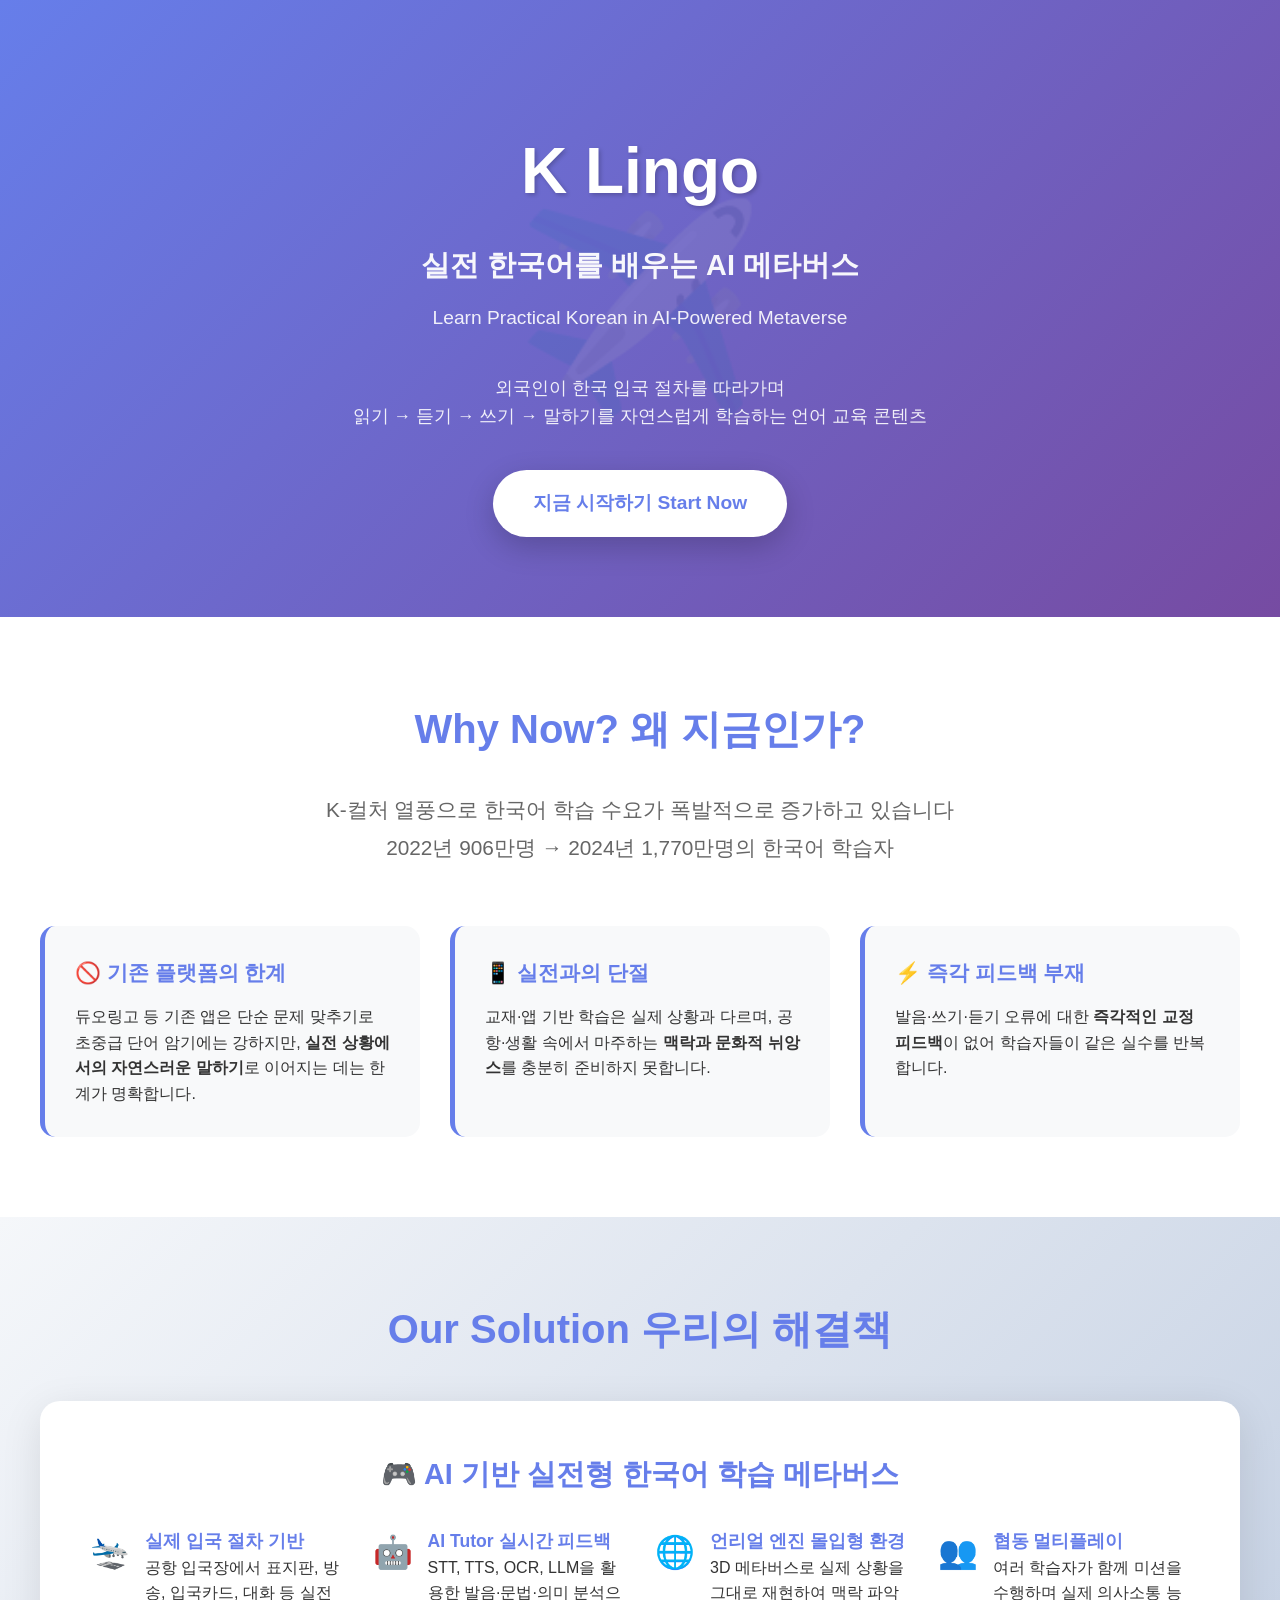
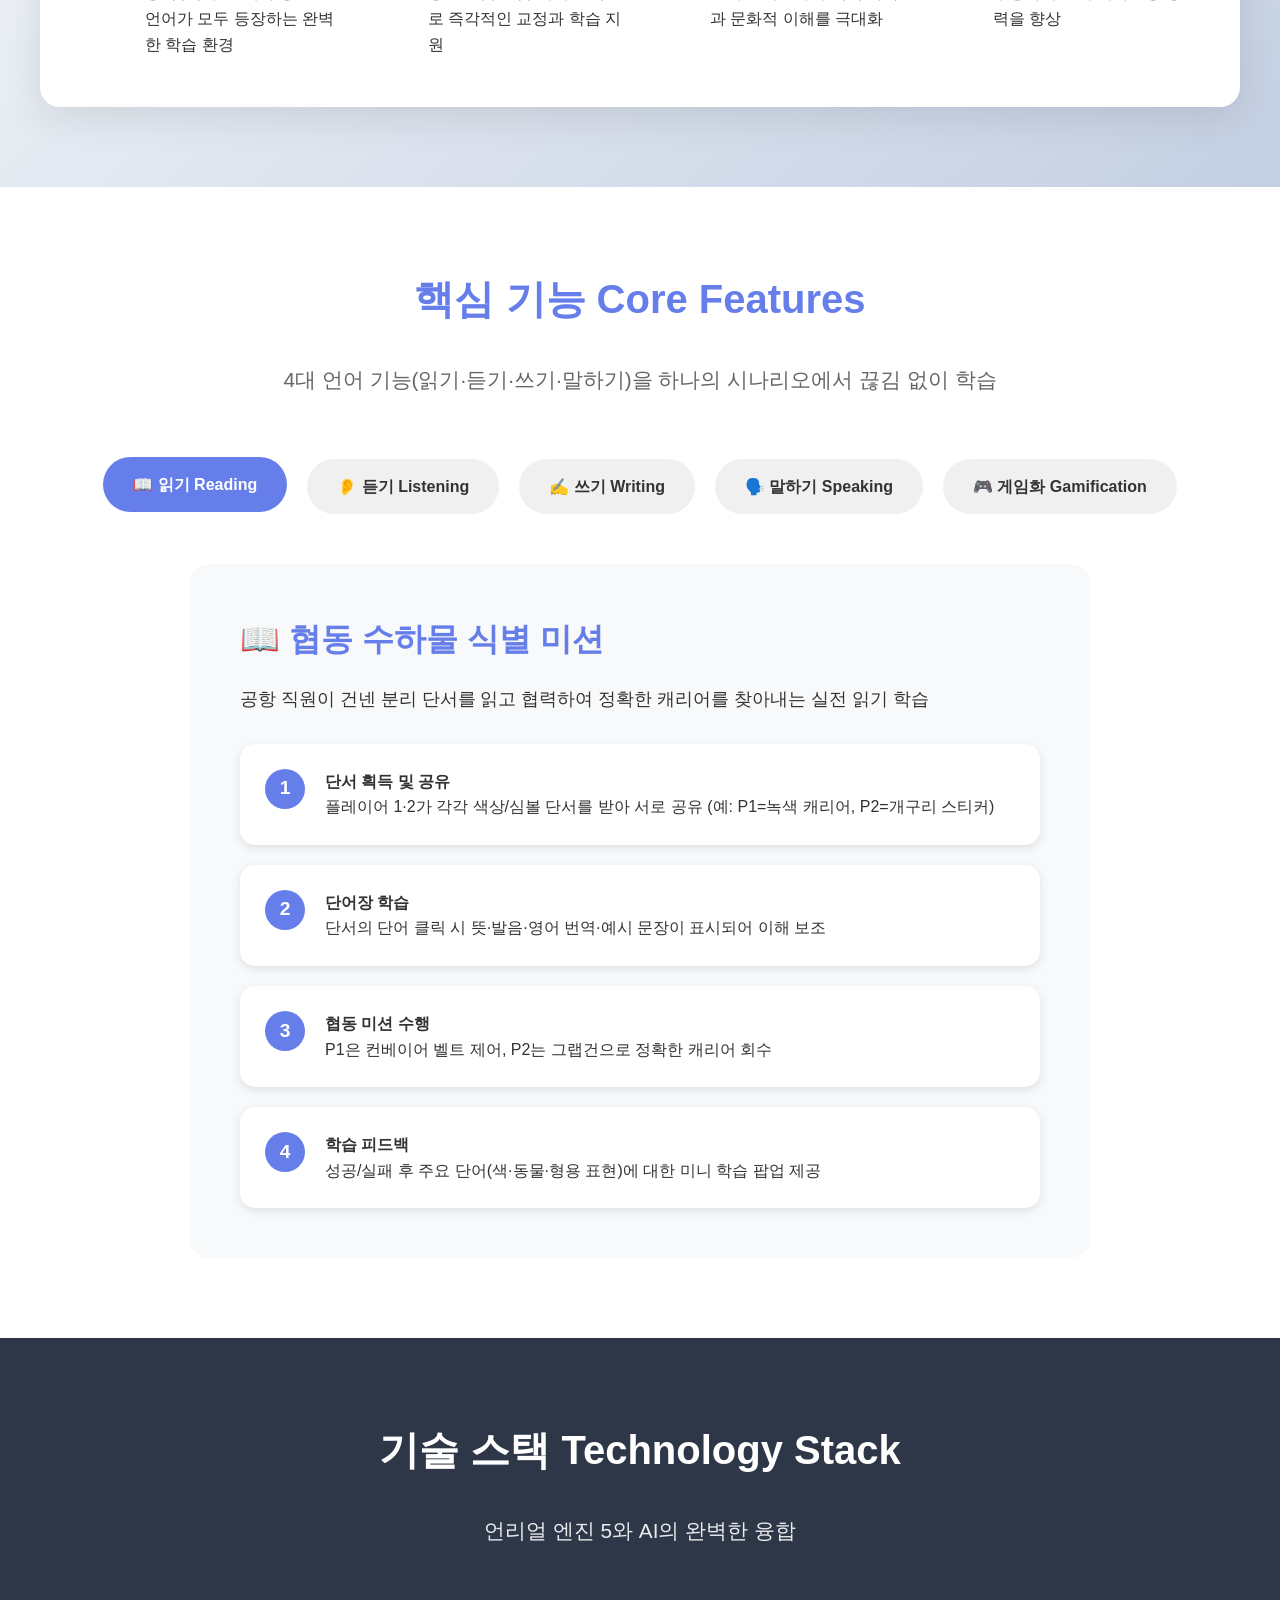
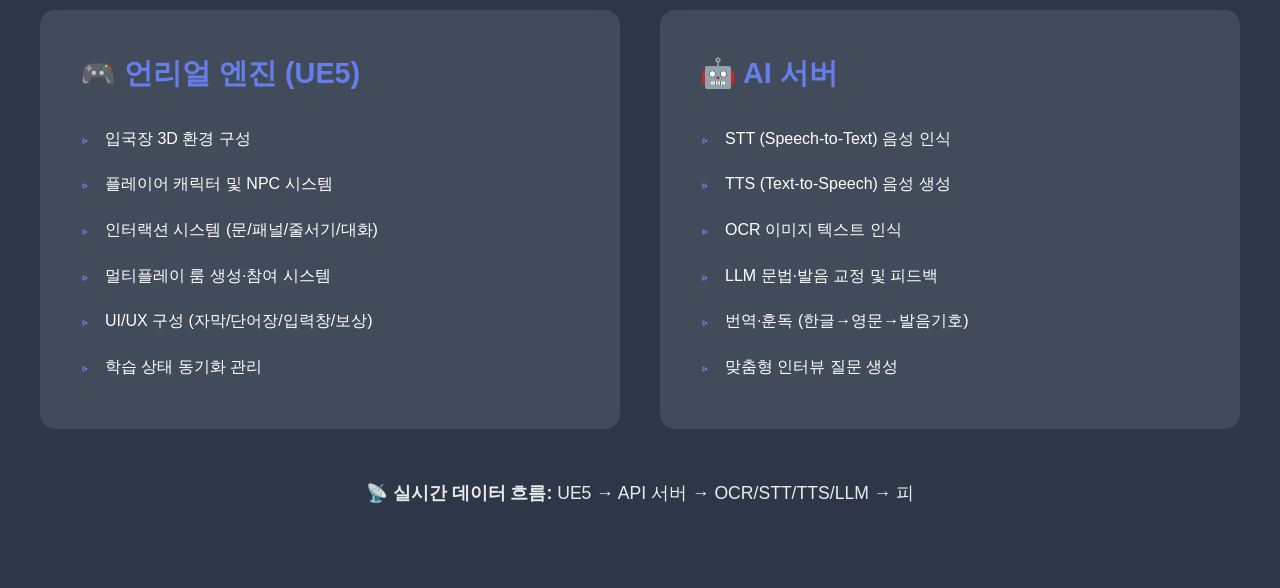
<file: static/index.html>
<!DOCTYPE html>
<html lang="ko">
<head>
    <meta charset="UTF-8">
    <meta name="viewport" content="width=device-width, initial-scale=1.0">
    <title>K Lingo - AI 메타버스 한국어 학습</title>
    <style>
        * {
            margin: 0;
            padding: 0;
            box-sizing: border-box;
        }

        body {
            font-family: 'Segoe UI', 'Apple SD Gothic Neo', sans-serif;
            line-height: 1.6;
            color: #333;
            overflow-x: hidden;
        }

        .hero {
            background: linear-gradient(135deg, #667eea 0%, #764ba2 100%);
            color: white;
            padding: 120px 20px 80px;
            text-align: center;
            position: relative;
            overflow: hidden;
        }

        .hero::before {
            content: '✈️';
            position: absolute;
            font-size: 200px;
            opacity: 0.1;
            top: 50%;
            left: 50%;
            transform: translate(-50%, -50%);
        }

        .hero-content {
            position: relative;
            z-index: 1;
            max-width: 900px;
            margin: 0 auto;
        }

        h1 {
            font-size: 4em;
            margin-bottom: 20px;
            text-shadow: 2px 2px 4px rgba(0,0,0,0.2);
        }

        .tagline {
            font-size: 1.8em;
            margin-bottom: 15px;
            opacity: 0.95;
            font-weight: 600;
        }

        .subtitle {
            font-size: 1.2em;
            margin-bottom: 40px;
            opacity: 0.9;
        }

        .cta-button {
            display: inline-block;
            padding: 18px 40px;
            background: white;
            color: #667eea;
            text-decoration: none;
            border-radius: 50px;
            font-size: 1.2em;
            font-weight: bold;
            transition: transform 0.3s, box-shadow 0.3s;
            box-shadow: 0 10px 30px rgba(0,0,0,0.2);
        }

        .cta-button:hover {
            transform: translateY(-3px);
            box-shadow: 0 15px 40px rgba(0,0,0,0.3);
        }

        .problem {
            padding: 80px 20px;
            background: white;
        }

        .container {
            max-width: 1200px;
            margin: 0 auto;
        }

        h2 {
            text-align: center;
            font-size: 2.5em;
            margin-bottom: 30px;
            color: #667eea;
        }

        .section-subtitle {
            text-align: center;
            font-size: 1.3em;
            color: #666;
            margin-bottom: 60px;
            line-height: 1.8;
        }

        .problem-grid {
            display: grid;
            grid-template-columns: repeat(auto-fit, minmax(280px, 1fr));
            gap: 30px;
            margin-top: 40px;
        }

        .problem-card {
            background: #f8f9fa;
            padding: 30px;
            border-radius: 15px;
            border-left: 5px solid #667eea;
        }

        .problem-card h3 {
            color: #667eea;
            margin-bottom: 15px;
            font-size: 1.3em;
        }

        .solution {
            padding: 80px 20px;
            background: linear-gradient(135deg, #f5f7fa 0%, #c3cfe2 100%);
        }

        .solution-box {
            background: white;
            padding: 50px;
            border-radius: 20px;
            box-shadow: 0 10px 40px rgba(0,0,0,0.1);
            margin-top: 40px;
        }

        .solution-points {
            display: grid;
            grid-template-columns: repeat(auto-fit, minmax(250px, 1fr));
            gap: 30px;
            margin-top: 30px;
        }

        .solution-point {
            display: flex;
            align-items: start;
            gap: 15px;
        }

        .solution-icon {
            font-size: 2em;
            flex-shrink: 0;
        }

        .features {
            padding: 80px 20px;
            background: white;
        }

        .feature-tabs {
            display: flex;
            justify-content: center;
            gap: 20px;
            margin-bottom: 50px;
            flex-wrap: wrap;
        }

        .tab {
            padding: 15px 30px;
            background: #f0f0f0;
            border-radius: 50px;
            cursor: pointer;
            transition: all 0.3s;
            font-weight: 600;
        }

        .tab:hover, .tab.active {
            background: #667eea;
            color: white;
            transform: translateY(-2px);
        }

        .feature-content {
            background: #f8f9fa;
            padding: 50px;
            border-radius: 20px;
            max-width: 900px;
            margin: 0 auto;
        }

        .feature-item {
            display: none;
        }

        .feature-item.active {
            display: block;
            animation: fadeIn 0.5s;
        }

        @keyframes fadeIn {
            from { opacity: 0; transform: translateY(20px); }
            to { opacity: 1; transform: translateY(0); }
        }

        .feature-item h3 {
            font-size: 2em;
            color: #667eea;
            margin-bottom: 20px;
        }

        .feature-steps {
            display: grid;
            gap: 20px;
            margin-top: 30px;
        }

        .step {
            background: white;
            padding: 25px;
            border-radius: 15px;
            display: flex;
            gap: 20px;
            align-items: start;
            box-shadow: 0 3px 10px rgba(0,0,0,0.1);
        }

        .step-number {
            width: 40px;
            height: 40px;
            background: #667eea;
            color: white;
            border-radius: 50%;
            display: flex;
            align-items: center;
            justify-content: center;
            font-weight: bold;
            font-size: 1.2em;
            flex-shrink: 0;
        }

        .tech-stack {
            padding: 80px 20px;
            background: #2d3748;
            color: white;
        }

        .tech-grid {
            display: grid;
            grid-template-columns: repeat(auto-fit, minmax(300px, 1fr));
            gap: 40px;
            margin-top: 40px;
        }

        .tech-card {
            background: rgba(255,255,255,0.1);
            padding: 40px;
            border-radius: 15px;
            backdrop-filter: blur(10px);
        }

        .tech-card h3 {
            color: #667eea;
            font-size: 1.8em;
            margin-bottom: 20px;
        }

        .tech-card ul {
            list-style: none;
        }

        .tech-card li {
            padding: 10px 0;
            padding-left: 25px;
            position: relative;
        }

        .tech-card li::before {
            content: '▹';
            position: absolute;
            left: 0;
            color: #667eea;
            font-size: 1.2em;
        }

        .strengths {
            padding: 80px 20px;
            background: white;
        }

        .strength-grid {
            display: grid;
            grid-template-columns: repeat(auto-fit, minmax(280px, 1fr));
            gap: 30px;
            margin-top: 40px;
        }

        .strength-card {
            background: linear-gradient(135deg, #667eea 0%, #764ba2 100%);
            color: white;
            padding: 40px;
            border-radius: 20px;
            text-align: center;
            transition: transform 0.3s;
        }

        .strength-card:hover {
            transform: translateY(-10px);
        }

        .strength-card h3 {
            font-size: 1.6em;
            margin-bottom: 15px;
        }

        .value {
            padding: 80px 20px;
            background: linear-gradient(135deg, #f5f7fa 0%, #c3cfe2 100%);
        }

        .value-grid {
            display: grid;
            grid-template-columns: repeat(auto-fit, minmax(250px, 1fr));
            gap: 30px;
            margin-top: 40px;
        }

        .value-card {
            background: white;
            padding: 35px;
            border-radius: 15px;
            box-shadow: 0 5px 20px rgba(0,0,0,0.1);
        }

        .value-icon {
            font-size: 3em;
            margin-bottom: 20px;
        }

        .conclusion {
            padding: 100px 20px;
            background: linear-gradient(135deg, #667eea 0%, #764ba2 100%);
            color: white;
            text-align: center;
        }

        .conclusion h2 {
            color: white;
            font-size: 3em;
            margin-bottom: 30px;
        }

        .conclusion-points {
            max-width: 800px;
            margin: 40px auto;
            text-align: left;
            font-size: 1.2em;
            line-height: 2;
        }

        .conclusion-points li {
            margin-bottom: 20px;
            padding-left: 30px;
            position: relative;
        }

        .conclusion-points li::before {
            content: '✓';
            position: absolute;
            left: 0;
            color: #ffd700;
            font-weight: bold;
            font-size: 1.5em;
        }

        .footer {
            background: #1a202c;
            color: white;
            padding: 40px 20px;
            text-align: center;
        }

        @media (max-width: 768px) {
            h1 { font-size: 2.5em; }
            h2 { font-size: 2em; }
            .tagline { font-size: 1.3em; }
            .feature-content { padding: 30px 20px; }
            .solution-box { padding: 30px 20px; }
        }
    </style>
</head>
<body>
    <section class="hero">
        <div class="hero-content">
            <h1>K Lingo</h1>
            <p class="tagline">실전 한국어를 배우는 AI 메타버스</p>
            <p class="subtitle">Learn Practical Korean in AI-Powered Metaverse</p>
            <p class="subtitle" style="font-size: 1.1em; margin-top: 20px;">
                외국인이 한국 입국 절차를 따라가며<br>
                읽기 → 듣기 → 쓰기 → 말하기를 자연스럽게 학습하는 언어 교육 콘텐츠
            </p>
            <a href="#features" class="cta-button">지금 시작하기 Start Now</a>
        </div>
    </section>

    <section class="problem">
        <div class="container">
            <h2>Why Now? 왜 지금인가?</h2>
            <p class="section-subtitle">
                K-컬처 열풍으로 한국어 학습 수요가 폭발적으로 증가하고 있습니다<br>
                2022년 906만명 → 2024년 1,770만명의 한국어 학습자
            </p>
            <div class="problem-grid">
                <div class="problem-card">
                    <h3>🚫 기존 플랫폼의 한계</h3>
                    <p>듀오링고 등 기존 앱은 단순 문제 맞추기로 초중급 단어 암기에는 강하지만, <strong>실전 상황에서의 자연스러운 말하기</strong>로 이어지는 데는 한계가 명확합니다.</p>
                </div>
                <div class="problem-card">
                    <h3>📱 실전과의 단절</h3>
                    <p>교재·앱 기반 학습은 실제 상황과 다르며, 공항·생활 속에서 마주하는 <strong>맥락과 문화적 뉘앙스</strong>를 충분히 준비하지 못합니다.</p>
                </div>
                <div class="problem-card">
                    <h3>⚡ 즉각 피드백 부재</h3>
                    <p>발음·쓰기·듣기 오류에 대한 <strong>즉각적인 교정 피드백</strong>이 없어 학습자들이 같은 실수를 반복합니다.</p>
                </div>
            </div>
        </div>
    </section>

    <section class="solution">
        <div class="container">
            <h2>Our Solution 우리의 해결책</h2>
            <div class="solution-box">
                <h3 style="font-size: 1.8em; color: #667eea; margin-bottom: 30px; text-align: center;">
                    🎮 AI 기반 실전형 한국어 학습 메타버스
                </h3>
                <div class="solution-points">
                    <div class="solution-point">
                        <div class="solution-icon">🛬</div>
                        <div>
                            <strong style="font-size: 1.1em; color: #667eea;">실제 입국 절차 기반</strong>
                            <p>공항 입국장에서 표지판, 방송, 입국카드, 대화 등 실전 언어가 모두 등장하는 완벽한 학습 환경</p>
                        </div>
                    </div>
                    <div class="solution-point">
                        <div class="solution-icon">🤖</div>
                        <div>
                            <strong style="font-size: 1.1em; color: #667eea;">AI Tutor 실시간 피드백</strong>
                            <p>STT, TTS, OCR, LLM을 활용한 발음·문법·의미 분석으로 즉각적인 교정과 학습 지원</p>
                        </div>
                    </div>
                    <div class="solution-point">
                        <div class="solution-icon">🌐</div>
                        <div>
                            <strong style="font-size: 1.1em; color: #667eea;">언리얼 엔진 몰입형 환경</strong>
                            <p>3D 메타버스로 실제 상황을 그대로 재현하여 맥락 파악과 문화적 이해를 극대화</p>
                        </div>
                    </div>
                    <div class="solution-point">
                        <div class="solution-icon">👥</div>
                        <div>
                            <strong style="font-size: 1.1em; color: #667eea;">협동 멀티플레이</strong>
                            <p>여러 학습자가 함께 미션을 수행하며 실제 의사소통 능력을 향상</p>
                        </div>
                    </div>
                </div>
            </div>
        </div>
    </section>

    <section class="features" id="features">
        <div class="container">
            <h2>핵심 기능 Core Features</h2>
            <p class="section-subtitle">
                4대 언어 기능(읽기·듣기·쓰기·말하기)을 하나의 시나리오에서 끊김 없이 학습
            </p>
            
            <div class="feature-tabs">
                <div class="tab active" onclick="showFeature(0)">📖 읽기 Reading</div>
                <div class="tab" onclick="showFeature(1)">👂 듣기 Listening</div>
                <div class="tab" onclick="showFeature(2)">✍️ 쓰기 Writing</div>
                <div class="tab" onclick="showFeature(3)">🗣️ 말하기 Speaking</div>
                <div class="tab" onclick="showFeature(4)">🎮 게임화 Gamification</div>
            </div>

            <div class="feature-content">
                <div class="feature-item active">
                    <h3>📖 협동 수하물 식별 미션</h3>
                    <p style="font-size: 1.1em; margin-bottom: 30px;">
                        공항 직원이 건넨 분리 단서를 읽고 협력하여 정확한 캐리어를 찾아내는 실전 읽기 학습
                    </p>
                    <div class="feature-steps">
                        <div class="step">
                            <div class="step-number">1</div>
                            <div>
                                <strong>단서 획득 및 공유</strong>
                                <p>플레이어 1·2가 각각 색상/심볼 단서를 받아 서로 공유 (예: P1=녹색 캐리어, P2=개구리 스티커)</p>
                            </div>
                        </div>
                        <div class="step">
                            <div class="step-number">2</div>
                            <div>
                                <strong>단어장 학습</strong>
                                <p>단서의 단어 클릭 시 뜻·발음·영어 번역·예시 문장이 표시되어 이해 보조</p>
                            </div>
                        </div>
                        <div class="step">
                            <div class="step-number">3</div>
                            <div>
                                <strong>협동 미션 수행</strong>
                                <p>P1은 컨베이어 벨트 제어, P2는 그랩건으로 정확한 캐리어 회수</p>
                            </div>
                        </div>
                        <div class="step">
                            <div class="step-number">4</div>
                            <div>
                                <strong>학습 피드백</strong>
                                <p>성공/실패 후 주요 단어(색·동물·형용 표현)에 대한 미니 학습 팝업 제공</p>
                            </div>
                        </div>
                    </div>
                </div>

                <div class="feature-item">
                    <h3>👂 안내 방송 기반 상황 학습</h3>
                    <p style="font-size: 1.1em; margin-bottom: 30px;">
                        실제 공항 안내 방송을 듣고 협력하여 목적지를 찾아가는 실전 듣기 학습
                    </p>
                    <div class="feature-steps">
                        <div class="step">
                            <div class="step-number">1</div>
                            <div>
                                <strong>분할 정보 청취</strong>
                                <p>P1은 장소 정보, P2는 행동·지시 정보를 각각 다른 방송으로 청취</p>
                            </div>
                        </div>
                        <div class="step">
                            <div class="step-number">2</div>
                            <div>
                                <strong>정보 통합 및 협의</strong>
                                <p>제한 시간 내에 Where(장소) + What(행동)을 합쳐 최종 목적지 결정</p>
                            </div>
                        </div>
                        <div class="step">
                            <div class="step-number">3</div>
                            <div>
                                <strong>실시간 내비게이션</strong>
                                <p>안내도·미니맵 참고하여 정확한 위치로 이동, 오류 시 힌트 제공</p>
                            </div>
                        </div>
                        <div class="step">
                            <div class="step-number">4</div>
                            <div>
                                <strong>자막 및 발음 보조</strong>
                                <p>방송 내용의 핵심 단어에 한글·영문·발음기호 자막 제공</p>
                            </div>
                        </div>
                    </div>
                </div>

                <div class="feature-item">
                    <h3>✍️ 입국 심사 질의서 작성</h3>
                    <p style="font-size: 1.1em; margin-bottom: 30px;">
                        실제 입국카드 형식으로 한국어 쓰기를 연습하는 OCR 기반 학습
                    </p>
                    <div class="feature-steps">
                        <div class="step">
                            <div class="step-number">1</div>
                            <div>
                                <strong>질의서 이해</strong>
                                <p>입국 목적·체류 기간·숙소 등 각 항목 클릭 시 뜻·발음·예시 문장 표시</p>
                            </div>
                        </div>
                        <div class="step">
                            <div class="step-number">2</div>
                            <div>
                                <strong>한글 필기 연습</strong>
                                <p>격자 기반 필기 UI로 정확한 한글 표기 연습 및 OCR 인식</p>
                            </div>
                        </div>
                        <div class="step">
                            <div class="step-number">3</div>
                            <div>
                                <strong>실시간 교정</strong>
                                <p>오타·부정확한 서술은 붉은색 강조와 AI 교정 팝업으로 즉각 피드백</p>
                            </div>
                        </div>
                        <div class="step">
                            <div class="step-number">4</div>
                            <div>
                                <strong>패턴 학습</strong>
                                <p>성공 후 질의서 항목의 주요 표현·패턴 정리 학습</p>
                            </div>
                        </div>
                    </div>
                </div>

                <div class="feature-item">
                    <h3>🗣️ AI 심사관과의 실전 대화</h3>
                    <p style="font-size: 1.1em; margin-bottom: 30px;">
                        STT·TTS 기반 음성 인식으로 발음 교정 및 실시간 대화 학습
                    </p>
                    <div class="feature-steps">
                        <div class="step">
                            <div class="step-number">1</div>
                            <div>
                                <strong>LLM 기반 인터뷰 생성</strong>
                                <p>AI가 개인 맞춤형 질문을 생성하여 실제 심사관처럼 질의</p>
                            </div>
                        </div>
                        <div class="step">
                            <div class="step-number">2</div>
                            <div>
                                <strong>협동 발화 시스템</strong>
                                <p>심사관이 특정 플레이어를 지목, 팀은 귓속말로 협력하여 답변 준비</p>
                            </div>
                        </div>
                        <div class="step">
                            <div class="step-number">3</div>
                            <div>
                                <strong>발음·문법 분석</strong>
                                <p>STT로 발화 인식 → LLM이 발음·문장 구조·어휘 오류 식별 및 교정</p>
                            </div>
                        </div>
                        <div class="step">
                            <div class="step-number">4</div>
                            <div>
                                <strong>재발화 기회</strong>
                                <p>오류 탐지 시 교정 지시 제공, 개선 여부가 점수에 반영</p>
                            </div>
                        </div>
                    </div>
                </div>

                <div class="feature-item">
                    <h3>🎮 여권 기반 게임화 시스템</h3>
                    <p style="font-size: 1.1em; margin-bottom: 30px;">
                        진행도 관리와 성취 시스템으로 지속적인 학습 동기 부여
                    </p>
                    <div class="feature-steps">
                        <div class="step">
                            <div class="step-number">🛂</div>
                            <div>
                                <strong>출입국 스탬프 시스템</strong>
                                <p>로그인 시 출국 도장, 학습 미션 성공 시 입국 도장 지급으로 실제 여권처럼 기록</p>
                            </div>
                        </div>
                        <div class="step">
                            <div class="step-number">📊</div>
                            <div>
                                <strong>성적표 및 레벨 시스템</strong>
                                <p>각 미션을 F~S+로 평가, 상승형 기록만 반영하여 지속적 성장 유도</p>
                            </div>
                        </div>
                        <div class="step">
                            <div class="step-number">🏆</div>
                            <div>
                                <strong>누적 보상 및 업적</strong>
                                <p>도장 누적에 따른 주간·월간 보상, 경험치를 통한 장기 학습 지속성 강화</p>
                            </div>
                        </div>
                        <div class="step">
                            <div class="step-number">📖</div>
                            <div>
                                <strong>학습 이력 관리</strong>
                                <p>여권에서 모든 학습 기록 확인 가능, 개인 성장 추적</p>
                            </div>
                        </div>
                    </div>
                </div>
            </div>
        </div>
    </section>

    <section class="tech-stack">
        <div class="container">
            <h2 style="color: white;">기술 스택 Technology Stack</h2>
            <p class="section-subtitle" style="color: rgba(255,255,255,0.9);">
                언리얼 엔진 5와 AI의 완벽한 융합
            </p>
            <div class="tech-grid">
                <div class="tech-card">
                    <h3>🎮 언리얼 엔진 (UE5)</h3>
                    <ul>
                        <li>입국장 3D 환경 구성</li>
                        <li>플레이어 캐릭터 및 NPC 시스템</li>
                        <li>인터랙션 시스템 (문/패널/줄서기/대화)</li>
                        <li>멀티플레이 룸 생성·참여 시스템</li>
                        <li>UI/UX 구성 (자막/단어장/입력창/보상)</li>
                        <li>학습 상태 동기화 관리</li>
                    </ul>
                </div>
                <div class="tech-card">
                    <h3>🤖 AI 서버</h3>
                    <ul>
                        <li>STT (Speech-to-Text) 음성 인식</li>
                        <li>TTS (Text-to-Speech) 음성 생성</li>
                        <li>OCR 이미지 텍스트 인식</li>
                        <li>LLM 문법·발음 교정 및 피드백</li>
                        <li>번역·훈독 (한글→영문→발음기호)</li>
                        <li>맞춤형 인터뷰 질문 생성</li>
                    </ul>
                </div>
            </div>
            <div style="margin-top: 50px; text-align: center; font-size: 1.1em; opacity: 0.9;">
                <p>📡 <strong>실시간 데이터 흐름:</strong> UE5 → API 서버 → OCR/STT/TTS/LLM → 피
</file>
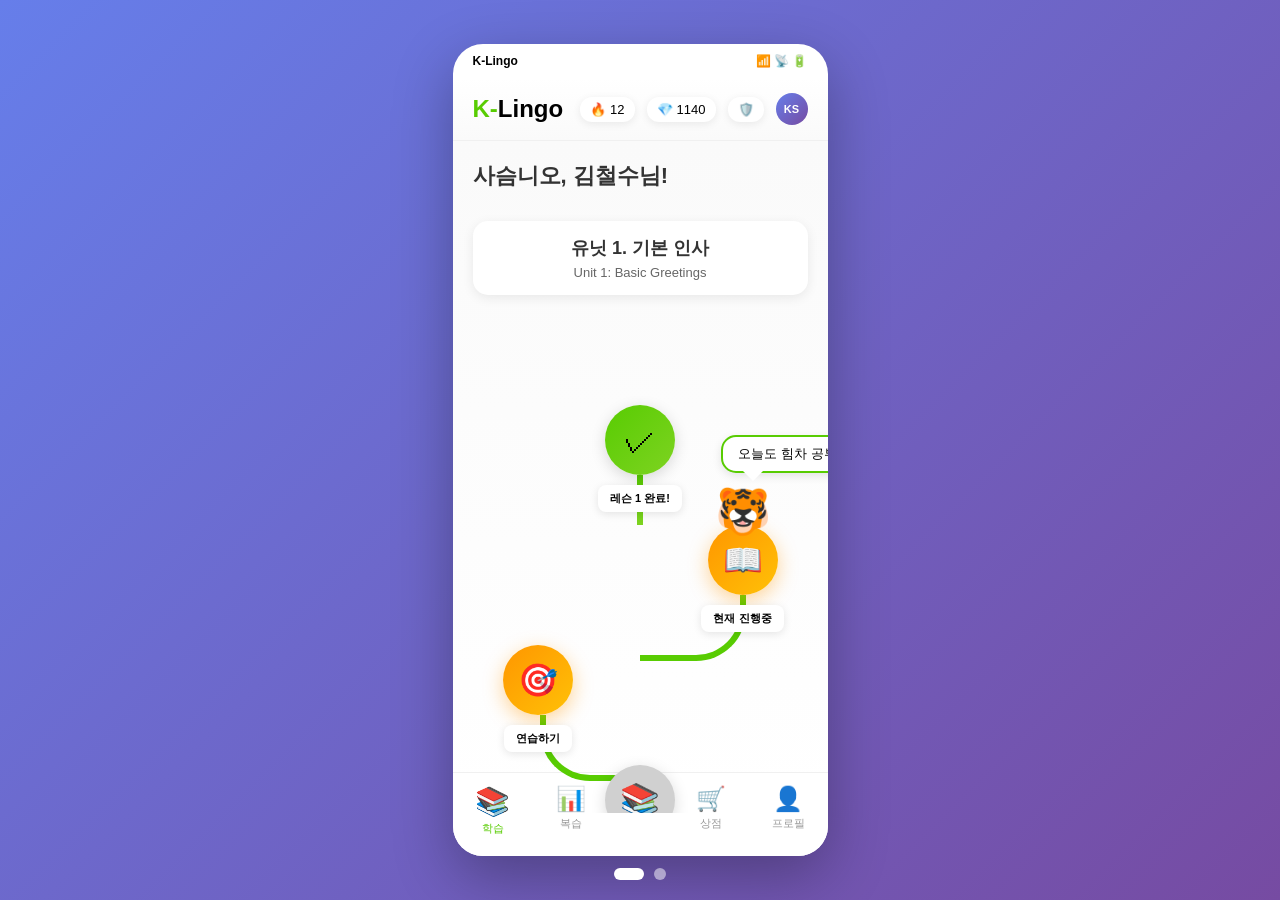
<file: static/k_lingo_claud.html>
<!DOCTYPE html>
<html lang="ko">
<head>
    <meta charset="UTF-8">
    <meta name="viewport" content="width=device-width, initial-scale=1.0">
    <title>K-Lingo - 한글 학습</title>
    <style>
        * {
            margin: 0;
            padding: 0;
            box-sizing: border-box;
        }

        body {
            font-family: -apple-system, BlinkMacSystemFont, 'Segoe UI', 'Malgun Gothic', sans-serif;
            background: linear-gradient(135deg, #667eea 0%, #764ba2 100%);
            display: flex;
            justify-content: center;
            align-items: center;
            min-height: 100vh;
            padding: 20px;
        }

        .phone {
            width: 375px;
            height: 812px;
            background: white;
            border-radius: 30px;
            box-shadow: 0 20px 60px rgba(0,0,0,0.3);
            overflow: hidden;
            position: relative;
            display: none;
        }

        .phone.active {
            display: block;
        }

        .page-indicator {
            position: fixed;
            bottom: 20px;
            left: 50%;
            transform: translateX(-50%);
            display: flex;
            gap: 10px;
            z-index: 1000;
        }

        .dot {
            width: 12px;
            height: 12px;
            border-radius: 50%;
            background: rgba(255,255,255,0.5);
            cursor: pointer;
            transition: all 0.3s;
        }

        .dot.active {
            background: white;
            width: 30px;
            border-radius: 6px;
        }

        .status-bar {
            padding: 10px 20px;
            display: flex;
            justify-content: space-between;
            align-items: center;
            font-size: 12px;
        }

        .app-name {
            font-weight: 600;
        }

        .status-icons {
            display: flex;
            gap: 5px;
            align-items: center;
        }

        .header {
            padding: 15px 20px;
            display: flex;
            justify-content: space-between;
            align-items: center;
            border-bottom: 1px solid #f0f0f0;
            background: linear-gradient(to bottom, #fff, #fafafa);
        }

        .logo {
            font-size: 24px;
            font-weight: 700;
        }

        .logo span {
            color: #58cc02;
        }

        .stats {
            display: flex;
            gap: 12px;
            align-items: center;
            font-size: 13px;
        }

        .stat-item {
            display: flex;
            align-items: center;
            gap: 4px;
            background: white;
            padding: 5px 10px;
            border-radius: 12px;
            box-shadow: 0 2px 8px rgba(0,0,0,0.08);
        }

        .fire {
            color: #ff9600;
        }

        .profile-icon {
            width: 32px;
            height: 32px;
            background: linear-gradient(135deg, #667eea, #764ba2);
            border-radius: 50%;
            display: flex;
            align-items: center;
            justify-content: center;
            font-size: 11px;
            color: white;
            font-weight: 600;
        }

        .content {
            padding: 20px;
            height: calc(100% - 140px);
            overflow-y: auto;
            background: linear-gradient(to bottom, #fafafa, #fff);
        }

        .greeting {
            font-size: 22px;
            font-weight: 600;
            margin-bottom: 20px;
            color: #333;
        }

        /* Game-like lesson path */
        .game-path {
            position: relative;
            padding: 40px 0;
            min-height: 600px;
        }

        .lesson-stage {
            position: relative;
            margin: 50px 0;
            display: flex;
            justify-content: center;
            align-items: center;
            z-index: 5;
        }

        .lesson-stage.left {
            justify-content: flex-start;
            padding-left: 30px;
        }

        .lesson-stage.right {
            justify-content: flex-end;
            padding-right: 30px;
        }

        /* Curved path connections */
        .lesson-stage::after {
            content: '';
            position: absolute;
            top: 100%;
            left: 50%;
            width: 6px;
            height: 50px;
            background: linear-gradient(to bottom, #58cc02, #7ed321);
            transform: translateX(-3px);
            z-index: 0;
        }

        .lesson-stage:last-child::after {
            display: none;
        }

        .lesson-stage.locked::after {
            background: linear-gradient(to bottom, #d0d0d0, #b0b0b0);
        }

        /* Curved connector from center to left */
        .lesson-stage.left::after {
            width: 100px;
            height: 60px;
            background: transparent;
            border-left: 6px solid #58cc02;
            border-bottom: 6px solid #58cc02;
            border-bottom-left-radius: 50px;
            left: 50%;
            transform: translateX(-100px);
        }

        .lesson-stage.left.locked::after {
            border-left-color: #d0d0d0;
            border-bottom-color: #d0d0d0;
        }

        /* Curved connector from center to right */
        .lesson-stage.right::after {
            width: 100px;
            height: 60px;
            background: transparent;
            border-right: 6px solid #58cc02;
            border-bottom: 6px solid #58cc02;
            border-bottom-right-radius: 50px;
            left: 50%;
            transform: translateX(0);
        }

        .lesson-stage.right.locked::after {
            border-right-color: #d0d0d0;
            border-bottom-color: #d0d0d0;
        }

        /* Center stages get straight line */
        .lesson-stage:not(.left):not(.right)::after {
            width: 6px;
            height: 50px;
            background: linear-gradient(to bottom, #58cc02, #7ed321);
            left: 50%;
            transform: translateX(-3px);
        }

        .lesson-stage:not(.left):not(.right).locked::after {
            background: linear-gradient(to bottom, #d0d0d0, #b0b0b0);
        }

        .lesson-node {
            width: 70px;
            height: 70px;
            border-radius: 50%;
            display: flex;
            align-items: center;
            justify-content: center;
            font-size: 32px;
            position: relative;
            cursor: pointer;
            transition: all 0.3s ease;
            box-shadow: 0 4px 15px rgba(0,0,0,0.15);
            z-index: 10;
        }

        .lesson-node:hover {
            transform: scale(1.1);
        }

        .lesson-node.completed {
            background: linear-gradient(135deg, #58cc02, #7ed321);
            animation: pulse 2s infinite;
        }

        .lesson-node.current {
            background: linear-gradient(135deg, #ff9600, #ffc107);
            box-shadow: 0 6px 20px rgba(255, 150, 0, 0.4);
            animation: glow 1.5s infinite alternate;
        }

        .lesson-node.locked {
            background: #d0d0d0;
            cursor: not-allowed;
        }

        .lesson-node.boss {
            width: 85px;
            height: 85px;
            background: linear-gradient(135deg, #e53935, #c62828);
            box-shadow: 0 8px 25px rgba(229, 57, 53, 0.4);
        }

        .lesson-node.treasure {
            background: linear-gradient(135deg, #ffd700, #ffed4e);
        }

        @keyframes pulse {
            0%, 100% { box-shadow: 0 4px 15px rgba(88, 204, 2, 0.3); }
            50% { box-shadow: 0 4px 25px rgba(88, 204, 2, 0.6); }
        }

        @keyframes glow {
            0% { box-shadow: 0 6px 20px rgba(255, 150, 0, 0.4); }
            100% { box-shadow: 0 8px 30px rgba(255, 150, 0, 0.8); }
        }

        .lesson-label {
            position: absolute;
            top: 80px;
            background: white;
            padding: 6px 12px;
            border-radius: 8px;
            font-size: 11px;
            white-space: nowrap;
            box-shadow: 0 2px 8px rgba(0,0,0,0.1);
            font-weight: 600;
        }

        .unit-header {
            text-align: center;
            margin: 30px 0 20px;
            padding: 15px;
            background: white;
            border-radius: 15px;
            box-shadow: 0 3px 12px rgba(0,0,0,0.08);
        }

        .unit-title {
            font-size: 18px;
            font-weight: 700;
            color: #333;
            margin-bottom: 5px;
        }

        .unit-subtitle {
            font-size: 13px;
            color: #666;
        }

        .tiger-guide {
            position: absolute;
            top: -40px;
            left: 50%;
            transform: translateX(-50%);
            font-size: 45px;
            animation: bounce 2s infinite;
        }

        @keyframes bounce {
            0%, 100% { transform: translateX(-50%) translateY(0); }
            50% { transform: translateX(-50%) translateY(-10px); }
        }

        .speech-bubble {
            position: absolute;
            background: white;
            border: 2px solid #58cc02;
            border-radius: 15px;
            padding: 8px 15px;
            font-size: 13px;
            white-space: nowrap;
            box-shadow: 0 3px 10px rgba(0,0,0,0.1);
            top: -50px;
            right: -120px;
        }

        .speech-bubble::after {
            content: '';
            position: absolute;
            bottom: -10px;
            left: 20px;
            width: 0;
            height: 0;
            border-left: 10px solid transparent;
            border-right: 10px solid transparent;
            border-top: 10px solid white;
        }

        /* Page 2 Styles */
        .back-header {
            padding: 15px 20px;
            display: flex;
            align-items: center;
            gap: 15px;
            background: white;
        }

        .back-btn {
            font-size: 24px;
            cursor: pointer;
            color: #666;
            transition: all 0.2s;
        }

        .back-btn:hover {
            color: #58cc02;
            transform: scale(1.1);
        }

        .progress-bar {
            flex: 1;
            height: 12px;
            background: #e5e5e5;
            border-radius: 10px;
            overflow: hidden;
            position: relative;
        }

        .progress-fill {
            height: 100%;
            background: linear-gradient(90deg, #58cc02, #a0e86f);
            width: 80%;
            border-radius: 10px;
            transition: width 0.3s;
        }

        .hearts {
            color: #ff4b4b;
            font-size: 18px;
            display: flex;
            align-items: center;
            gap: 3px;
        }

        .exercise-card {
            background: linear-gradient(135deg, #1cb0f6, #0d8ac7);
            border-radius: 20px;
            padding: 30px 20px;
            color: white;
            text-align: center;
            margin: 30px 20px 20px;
            box-shadow: 0 8px 20px rgba(28, 176, 246, 0.3);
        }

        .tiger-center {
            width: 90px;
            height: 90px;
            margin: 0 auto 15px;
            display: flex;
            align-items: center;
            justify-content: center;
            font-size: 60px;
            filter: drop-shadow(0 4px 10px rgba(0,0,0,0.2));
        }

        .card-title {
            font-size: 20px;
            font-weight: 700;
            margin: 15px 0 8px;
        }

        .card-subtitle {
            font-size: 13px;
            opacity: 0.9;
            margin-bottom: 20px;
        }

        .card-sentence {
            font-size: 24px;
            font-weight: 700;
            margin: 20px 0 10px;
            line-height: 1.4;
        }

        .romanization {
            font-size: 12px;
            opacity: 0.8;
            font-style: italic;
        }

        .audio-button {
            background: white;
            border: none;
            border-radius: 25px;
            padding: 12px 28px;
            font-size: 14px;
            font-weight: 600;
            color: #1cb0f6;
            cursor: pointer;
            margin-top: 20px;
            display: inline-flex;
            align-items: center;
            gap: 8px;
            box-shadow: 0 4px 12px rgba(0,0,0,0.15);
            transition: transform 0.2s;
        }

        .audio-button:hover {
            transform: scale(1.05);
        }

        .mic-controls {
            display: flex;
            gap: 15px;
            justify-content: center;
            align-items: center;
            margin: 25px 20px;
        }

        .mic-button {
            width: 70px;
            height: 70px;
            border-radius: 50%;
            border: none;
            background: linear-gradient(135deg, #e53935, #c62828);
            color: white;
            font-size: 32px;
            cursor: pointer;
            box-shadow: 0 6px 20px rgba(229, 57, 53, 0.4);
            transition: all 0.2s;
        }

        .mic-button:hover {
            transform: scale(1.1);
            box-shadow: 0 8px 25px rgba(229, 57, 53, 0.6);
        }

        .skip-mic {
            background: white;
            color: #999;
            font-size: 11px;
            padding: 12px 18px;
            border-radius: 12px;
            border: 2px dashed #ddd;
            display: flex;
            align-items: center;
            justify-content: center;
            text-align: center;
            line-height: 1.3;
            box-shadow: 0 2px 8px rgba(0,0,0,0.05);
        }

        .result-box {
            border: 3px solid #58cc02;
            border-radius: 15px;
            padding: 20px;
            margin: 20px;
            background: linear-gradient(to bottom, #f0fff4, #e8f5e9);
            box-shadow: 0 4px 15px rgba(88, 204, 2, 0.2);
        }

        .result-header {
            display: flex;
            align-items: center;
            gap: 8px;
            color: #58cc02;
            font-weight: 700;
            margin-bottom: 12px;
            font-size: 15px;
        }

        .score {
            font-size: 42px;
            font-weight: 800;
            color: #333;
            margin-right: 8px;
        }

        .score-label {
            color: #ff9600;
            font-weight: 700;
            font-size: 18px;
        }

        .tip {
            font-size: 13px;
            color: #555;
            margin-top: 10px;
            font-weight: 500;
        }

        .action-buttons {
            display: flex;
            gap: 12px;
            margin: 20px;
        }

        .retry-button {
            flex: 1;
            background: white;
            border: 2px solid #e5e5e5;
            border-radius: 15px;
            padding: 16px;
            font-size: 15px;
            font-weight: 700;
            color: #666;
            cursor: pointer;
            transition: all 0.2s;
        }

        .retry-button:hover {
            border-color: #58cc02;
            color: #58cc02;
        }

        .continue-button {
            flex: 1;
            background: linear-gradient(135deg, #58cc02, #7ed321);
            border: none;
            border-radius: 15px;
            padding: 16px;
            font-size: 15px;
            font-weight: 700;
            color: white;
            cursor: pointer;
            box-shadow: 0 4px 15px rgba(88, 204, 2, 0.3);
            transition: all 0.2s;
        }

        .continue-button:hover {
            transform: translateY(-2px);
            box-shadow: 0 6px 20px rgba(88, 204, 2, 0.4);
        }

        .bottom-nav {
            position: absolute;
            bottom: 0;
            width: 100%;
            display: flex;
            justify-content: space-around;
            padding: 12px 0 20px;
            border-top: 1px solid #f0f0f0;
            background: white;
        }

        .nav-item {
            text-align: center;
            color: #999;
            font-size: 11px;
            cursor: pointer;
            transition: all 0.2s;
        }

        .nav-item:hover {
            color: #58cc02;
        }

        .nav-item.active {
            color: #58cc02;
        }

        .nav-icon {
            font-size: 24px;
            margin-bottom: 3px;
        }

        .nav-item.active .nav-icon {
            font-size: 28px;
        }
    </style>
</head>
<body>
    <!-- Page 1: Game-like Lesson Path -->
    <div class="phone active" id="page1">
        <div class="status-bar">
            <div class="app-name">K-Lingo</div>
            <div class="status-icons">📶 📡 🔋</div>
        </div>

        <div class="header">
            <div class="logo"><span>K-</span>Lingo</div>
            <div class="stats">
                <div class="stat-item">
                    <span class="fire">🔥</span>
                    <span>12</span>
                </div>
                <div class="stat-item">
                    <span>💎</span>
                    <span>1140</span>
                </div>
                <div class="stat-item">
                    <span>🛡️</span>
                </div>
                <div class="profile-icon">KS</div>
            </div>
        </div>

        <div class="content">
            <div class="greeting">사슴니오, 김철수님!</div>
            
            <div class="unit-header">
                <div class="unit-title">유닛 1. 기본 인사</div>
                <div class="unit-subtitle">Unit 1: Basic Greetings</div>
            </div>

            <div class="game-path">
                <!-- Lesson 1 - Completed -->
                <div class="lesson-stage">
                    <div class="lesson-node completed">
                        ✓
                        <div class="lesson-label">레슨 1 완료!</div>
                    </div>
                </div>

                <!-- Lesson 2 - Current with Tiger -->
                <div class="lesson-stage right">
                    <div class="lesson-node current">
                        📖
                        <div class="tiger-guide">🐯
                            <div class="speech-bubble">오늘도 힘차 공부 할까?</div>
                        </div>
                        <div class="lesson-label">현재 진행중</div>
                    </div>
                </div>

                <!-- Lesson 3 - Practice -->
                <div class="lesson-stage left">
                    <div class="lesson-node current">
                        🎯
                        <div class="lesson-label">연습하기</div>
                    </div>
                </div>

                <!-- Lesson 4 - Story -->
                <div class="lesson-stage">
                    <div class="lesson-node locked">
                        📚
                        <div class="lesson-label">이야기</div>
                    </div>
                </div>

                <!-- Treasure Chest -->
                <div class="lesson-stage right">
                    <div class="lesson-node treasure">
                        💰
                        <div class="lesson-label">보물 상자</div>
                    </div>
                </div>

                <!-- Boss Level -->
                <div class="lesson-stage">
                    <div class="lesson-node boss locked">
                        👑
                        <div class="lesson-label">유닛 테스트</div>
                    </div>
                </div>

                <!-- More locked lessons -->
                <div class="lesson-stage left">
                    <div class="lesson-node locked">
                        🔒
                    </div>
                </div>

                <div class="lesson-stage right">
                    <div class="lesson-node locked">
                        🔒
                    </div>
                </div>
            </div>
        </div>

        <div class="bottom-nav">
            <div class="nav-item active">
                <div class="nav-icon">📚</div>
                <div>학습</div>
            </div>
            <div class="nav-item">
                <div class="nav-icon">📊</div>
                <div>복습</div>
            </div>
            <div class="nav-item">
                <div class="nav-icon" style="font-size: 32px; color: #58cc02;">●</div>
            </div>
            <div class="nav-item">
                <div class="nav-icon">🛒</div>
                <div>상점</div>
            </div>
            <div class="nav-item">
                <div class="nav-icon">👤</div>
                <div>프로필</div>
            </div>
        </div>
    </div>

    <!-- Page 2: Speaking Exercise -->
    <div class="phone" id="page2">
        <div class="status-bar">
            <div class="app-name">K-Lingo</div>
            <div class="status-icons">📶 📡 🔋</div>
        </div>

        <div class="back-header">
            <div class="back-btn" onclick="showPage(1)">←</div>
            <div class="progress-bar">
                <div class="progress-fill"></div>
            </div>
            <div class="hearts">❤️ 4</div>
        </div>

        <div class="content" style="padding-top: 30px;">
            <div class="exercise-card">
                <div class="tiger-center">🐯</div>
                
                <div class="card-title">[말기] 앤습]</div>
                <div class="card-subtitle">아래 무실을 첫고 국쩨래 보요.</div>
                
                <div class="card-sentence">채이 책성 위어 이습니다.</div>
                <div class="romanization">(Chaeg-i chaeg-sang wi e issseullnida)</div>

                <button class="audio-button">🔊 하인만 음선 듣기</button>
            </div>

            <div class="mic-controls">
                <div class="skip-mic">공글 듬...▲<br>(데테 시하멱 경빙)</div>
                <button class="mic-button">🎤</button>
            </div>

            <div class="result-box">
                <div class="result-header">
                    <span>⭐</span>
                    <span>평수 결과</span>
                </div>
                <div>
                    <span class="score">92</span><span class="score-label">점 위유</span>
                </div>
                <div class="tip">+시 피티드: 발듬이 아주 잃았네다!</div>
            </div>

            <div class="action-buttons">
                <button class="retry-button">재시도</button>
                <button class="continue-button">다음으드</button>
            </div>
        </div>

        <div class="bottom-nav">
            <div class="nav-item active">
                <div class="nav-icon">📚</div>
                <div>학습</div>
            </div>
            <div class="nav-item">
                <div class="nav-icon">📊</div>
                <div>복습</div>
            </div>
            <div class="nav-item">
                <div class="nav-icon" style="font-size: 32px; color: #58cc02;">●</div>
            </div>
            <div class="nav-item">
                <div class="nav-icon">🛒</div>
                <div>상점</div>
            </div>
            <div class="nav-item">
                <div class="nav-icon">👤</div>
                <div>프로필</div>
            </div>
        </div>
    </div>

    <div class="page-indicator">
        <div class="dot active" onclick="showPage(1)"></div>
        <div class="dot" onclick="showPage(2)"></div>
    </div>

    <script>
        function showPage(pageNum) {
            document.querySelectorAll('.phone').forEach(phone => {
                phone.classList.remove('active');
            });
            document.querySelectorAll('.dot').forEach(dot => {
                dot.classList.remove('active');
            });
            
            document.getElementById(`page${pageNum}`).classList.add('active');
            document.querySelectorAll('.dot')[pageNum - 1].classList.add('active');
        }

        // Add click handlers to lesson nodes
        document.querySelectorAll('.lesson-node:not(.locked)').forEach(node => {
            node.addEventListener('click', function() {
                if (!this.classList.contains('locked')) {
                    showPage(2);
                }
            });
        });
    </script>
</body>
</html>
</file>
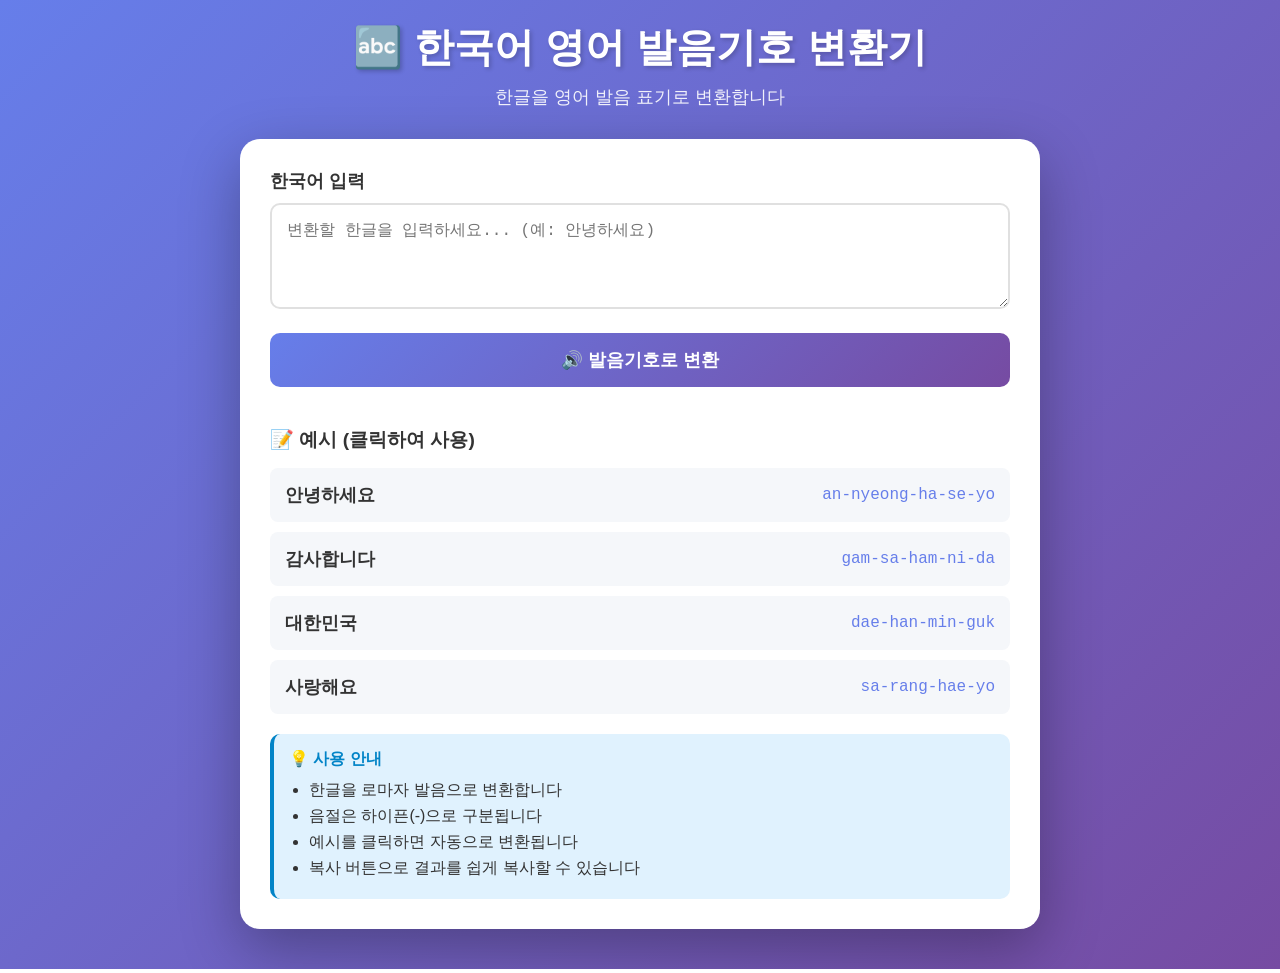
<file: static/kotoen.html>
<!DOCTYPE html>
<html lang="ko">
<head>
    <meta charset="UTF-8">
    <meta name="viewport" content="width=device-width, initial-scale=1.0">
    <title>한국어 영어 발음기호 변환기</title>
    <style>
        * {
            margin: 0;
            padding: 0;
            box-sizing: border-box;
        }

        body {
            font-family: 'Segoe UI', Tahoma, Geneva, Verdana, sans-serif;
            background: linear-gradient(135deg, #667eea 0%, #764ba2 100%);
            min-height: 100vh;
            padding: 20px;
        }

        .container {
            max-width: 800px;
            margin: 0 auto;
        }

        .header {
            text-align: center;
            color: white;
            margin-bottom: 30px;
        }

        .header h1 {
            font-size: 2.5rem;
            margin-bottom: 10px;
            text-shadow: 2px 2px 4px rgba(0,0,0,0.2);
        }

        .header p {
            font-size: 1.1rem;
            opacity: 0.9;
        }

        .card {
            background: white;
            border-radius: 20px;
            padding: 30px;
            box-shadow: 0 20px 60px rgba(0,0,0,0.3);
            margin-bottom: 20px;
        }

        .input-group {
            margin-bottom: 20px;
        }

        .input-group label {
            display: block;
            font-size: 1.1rem;
            font-weight: 600;
            color: #333;
            margin-bottom: 10px;
        }

        .input-group textarea {
            width: 100%;
            padding: 15px;
            border: 2px solid #e0e0e0;
            border-radius: 10px;
            font-size: 1rem;
            resize: vertical;
            transition: border-color 0.3s;
        }

        .input-group textarea:focus {
            outline: none;
            border-color: #667eea;
        }

        .btn {
            width: 100%;
            padding: 15px;
            background: linear-gradient(135deg, #667eea 0%, #764ba2 100%);
            color: white;
            border: none;
            border-radius: 10px;
            font-size: 1.1rem;
            font-weight: 600;
            cursor: pointer;
            transition: transform 0.2s, box-shadow 0.2s;
            margin-bottom: 20px;
        }

        .btn:hover {
            transform: translateY(-2px);
            box-shadow: 0 5px 20px rgba(102, 126, 234, 0.4);
        }

        .btn:active {
            transform: translateY(0);
        }

        .result-box {
            background: linear-gradient(135deg, #f5f7fa 0%, #c3cfe2 100%);
            padding: 20px;
            border-radius: 10px;
            border: 2px solid #667eea;
            margin-bottom: 20px;
            display: none;
        }

        .result-box.show {
            display: block;
            animation: slideIn 0.3s ease-out;
        }

        @keyframes slideIn {
            from {
                opacity: 0;
                transform: translateY(-10px);
            }
            to {
                opacity: 1;
                transform: translateY(0);
            }
        }

        .result-header {
            display: flex;
            justify-content: space-between;
            align-items: center;
            margin-bottom: 10px;
        }

        .result-header h3 {
            color: #333;
            font-size: 1.1rem;
        }

        .copy-btn {
            padding: 8px 16px;
            background: white;
            border: 2px solid #667eea;
            color: #667eea;
            border-radius: 5px;
            cursor: pointer;
            font-weight: 600;
            transition: all 0.3s;
        }

        .copy-btn:hover {
            background: #667eea;
            color: white;
        }

        .copy-btn.copied {
            background: #10b981;
            border-color: #10b981;
            color: white;
        }

        .result-text {
            font-size: 1.3rem;
            font-family: 'Courier New', monospace;
            color: #333;
            word-break: break-word;
        }

        .examples {
            margin-top: 20px;
        }

        .examples h3 {
            color: #333;
            margin-bottom: 15px;
            font-size: 1.2rem;
        }

        .example-item {
            display: flex;
            justify-content: space-between;
            align-items: center;
            padding: 15px;
            background: #f5f7fa;
            border-radius: 8px;
            margin-bottom: 10px;
            cursor: pointer;
            transition: all 0.3s;
        }

        .example-item:hover {
            background: #e5e7eb;
            transform: translateX(5px);
        }

        .example-korean {
            font-size: 1.1rem;
            font-weight: 600;
            color: #333;
        }

        .example-pronunciation {
            font-family: 'Courier New', monospace;
            color: #667eea;
            font-size: 1rem;
        }

        .info-box {
            background: #e0f2fe;
            padding: 15px;
            border-radius: 10px;
            border-left: 4px solid #0284c7;
            margin-top: 20px;
        }

        .info-box h4 {
            color: #0284c7;
            margin-bottom: 10px;
        }

        .info-box ul {
            margin-left: 20px;
            color: #333;
        }

        .info-box li {
            margin-bottom: 5px;
        }

        @media (max-width: 600px) {
            .header h1 {
                font-size: 1.8rem;
            }

            .example-item {
                flex-direction: column;
                align-items: flex-start;
                gap: 5px;
            }
        }
    </style>
</head>
<body>
    <div class="container">
        <div class="header">
            <h1>🔤 한국어 영어 발음기호 변환기</h1>
            <p>한글을 영어 발음 표기로 변환합니다</p>
        </div>

        <div class="card">
            <div class="input-group">
                <label for="koreanInput">한국어 입력</label>
                <textarea 
                    id="koreanInput" 
                    rows="4" 
                    placeholder="변환할 한글을 입력하세요... (예: 안녕하세요)"
                ></textarea>
            </div>

            <button class="btn" onclick="convertPronunciation()">
                🔊 발음기호로 변환
            </button>

            <div class="result-box" id="resultBox">
                <div class="result-header">
                    <h3>영어 발음 표기</h3>
                    <button class="copy-btn" id="copyBtn" onclick="copyResult()">
                        📋 복사
                    </button>
                </div>
                <div class="result-text" id="resultText"></div>
            </div>

            <div class="examples">
                <h3>📝 예시 (클릭하여 사용)</h3>
                <div class="example-item" onclick="useExample('안녕하세요')">
                    <span class="example-korean">안녕하세요</span>
                    <span class="example-pronunciation">an-nyeong-ha-se-yo</span>
                </div>
                <div class="example-item" onclick="useExample('감사합니다')">
                    <span class="example-korean">감사합니다</span>
                    <span class="example-pronunciation">gam-sa-ham-ni-da</span>
                </div>
                <div class="example-item" onclick="useExample('대한민국')">
                    <span class="example-korean">대한민국</span>
                    <span class="example-pronunciation">dae-han-min-guk</span>
                </div>
                <div class="example-item" onclick="useExample('사랑해요')">
                    <span class="example-korean">사랑해요</span>
                    <span class="example-pronunciation">sa-rang-hae-yo</span>
                </div>
            </div>

            <div class="info-box">
                <h4>💡 사용 안내</h4>
                <ul>
                    <li>한글을 로마자 발음으로 변환합니다</li>
                    <li>음절은 하이픈(-)으로 구분됩니다</li>
                    <li>예시를 클릭하면 자동으로 변환됩니다</li>
                    <li>복사 버튼으로 결과를 쉽게 복사할 수 있습니다</li>
                </ul>
            </div>
        </div>
    </div>

    <script>
        const pronunciationMap = {
            'ㄱ': 'g', 'ㄲ': 'kk', 'ㄴ': 'n', 'ㄷ': 'd', 'ㄸ': 'tt',
            'ㄹ': 'r', 'ㅁ': 'm', 'ㅂ': 'b', 'ㅃ': 'pp', 'ㅅ': 's',
            'ㅆ': 'ss', 'ㅇ': '', 'ㅈ': 'j', 'ㅉ': 'jj', 'ㅊ': 'ch',
            'ㅋ': 'k', 'ㅌ': 't', 'ㅍ': 'p', 'ㅎ': 'h',
            
            'ㅏ': 'a', 'ㅐ': 'ae', 'ㅑ': 'ya', 'ㅒ': 'yae', 'ㅓ': 'eo',
            'ㅔ': 'e', 'ㅕ': 'yeo', 'ㅖ': 'ye', 'ㅗ': 'o', 'ㅘ': 'wa',
            'ㅙ': 'wae', 'ㅚ': 'oe', 'ㅛ': 'yo', 'ㅜ': 'u', 'ㅝ': 'wo',
            'ㅞ': 'we', 'ㅟ': 'wi', 'ㅠ': 'yu', 'ㅡ': 'eu', 'ㅢ': 'ui',
            'ㅣ': 'i'
        };

        const finalConsonants = {
            'ㄱ': 'k', 'ㄲ': 'k', 'ㄳ': 'k', 'ㄴ': 'n',
            'ㄵ': 'n', 'ㄶ': 'n', 'ㄷ': 't', 'ㄹ': 'l',
            'ㄺ': 'k', 'ㄻ': 'm', 'ㄼ': 'p', 'ㄽ': 'l',
            'ㄾ': 'l', 'ㄿ': 'p', 'ㅀ': 'l', 'ㅁ': 'm',
            'ㅂ': 'p', 'ㅄ': 'p', 'ㅅ': 't', 'ㅆ': 't',
            'ㅇ': 'ng', 'ㅈ': 't', 'ㅊ': 't', 'ㅋ': 'k',
            'ㅌ': 't', 'ㅍ': 'p', 'ㅎ': 't'
        };

        const CHO = ['ㄱ', 'ㄲ', 'ㄴ', 'ㄷ', 'ㄸ', 'ㄹ', 'ㅁ', 'ㅂ', 'ㅃ', 'ㅅ', 'ㅆ', 'ㅇ', 'ㅈ', 'ㅉ', 'ㅊ', 'ㅋ', 'ㅌ', 'ㅍ', 'ㅎ'];
        const JUNG = ['ㅏ', 'ㅐ', 'ㅑ', 'ㅒ', 'ㅓ', 'ㅔ', 'ㅕ', 'ㅖ', 'ㅗ', 'ㅘ', 'ㅙ', 'ㅚ', 'ㅛ', 'ㅜ', 'ㅝ', 'ㅞ', 'ㅟ', 'ㅠ', 'ㅡ', 'ㅢ', 'ㅣ'];
        const JONG = ['', 'ㄱ', 'ㄲ', 'ㄳ', 'ㄴ', 'ㄵ', 'ㄶ', 'ㄷ', 'ㄹ', 'ㄺ', 'ㄻ', 'ㄼ', 'ㄽ', 'ㄾ', 'ㄿ', 'ㅀ', 'ㅁ', 'ㅂ', 'ㅄ', 'ㅅ', 'ㅆ', 'ㅇ', 'ㅈ', 'ㅊ', 'ㅋ', 'ㅌ', 'ㅍ', 'ㅎ'];

        function decomposeHangul(char) {
            const code = char.charCodeAt(0) - 0xAC00;
            if (code < 0 || code > 11171) return null;
            
            const cho = Math.floor(code / 588);
            const jung = Math.floor((code % 588) / 28);
            const jong = code % 28;
            
            return {
                cho: CHO[cho],
                jung: JUNG[jung],
                jong: JONG[jong]
            };
        }

        function koreanToEnglish(text) {
            let result = [];
            
            for (let char of text) {
                if (char === ' ') {
                    result.push(' ');
                    continue;
                }
                
                const decomposed = decomposeHangul(char);
                
                if (decomposed) {
                    let syllable = '';
                    syllable += decomposed.cho in pronunciationMap ? pronunciationMap[decomposed.cho] : decomposed.cho;
                    syllable += decomposed.jung in pronunciationMap ? pronunciationMap[decomposed.jung] : decomposed.jung;
                    
                    if (decomposed.jong) {
                        syllable += decomposed.jong in finalConsonants ? finalConsonants[decomposed.jong] : decomposed.jong;
                    }
                    
                    result.push(syllable);
                } else {
                    result.push(char);
                }
            }
            
            let pronunciation = result.join('-');
            pronunciation = pronunciation.replace(/- /g, ' ').replace(/ -/g, ' ');
            
            return pronunciation;
        }

        function convertPronunciation() {
            const input = document.getElementById('koreanInput').value.trim();
            
            if (!input) {
                alert('한글을 입력해주세요!');
                return;
            }
            
            const result = koreanToEnglish(input);
            document.getElementById('resultText').textContent = result;
            document.getElementById('resultBox').classList.add('show');
            
            const copyBtn = document.getElementById('copyBtn');
            copyBtn.textContent = '📋 복사';
            copyBtn.classList.remove('copied');
        }

        function copyResult() {
            const resultText = document.getElementById('resultText').textContent;
            navigator.clipboard.writeText(resultText).then(() => {
                const copyBtn = document.getElementById('copyBtn');
                copyBtn.textContent = '✅ 복사됨!';
                copyBtn.classList.add('copied');
                
                setTimeout(() => {
                    copyBtn.textContent = '📋 복사';
                    copyBtn.classList.remove('copied');
                }, 2000);
            });
        }

        function useExample(text) {
            document.getElementById('koreanInput').value = text;
            convertPronunciation();
        }

        document.getElementById('koreanInput').addEventListener('keypress', function(e) {
            if (e.key === 'Enter' && !e.shiftKey) {
                e.preventDefault();
                convertPronunciation();
            }
        });
    </script>
</body>
</html>
</file>
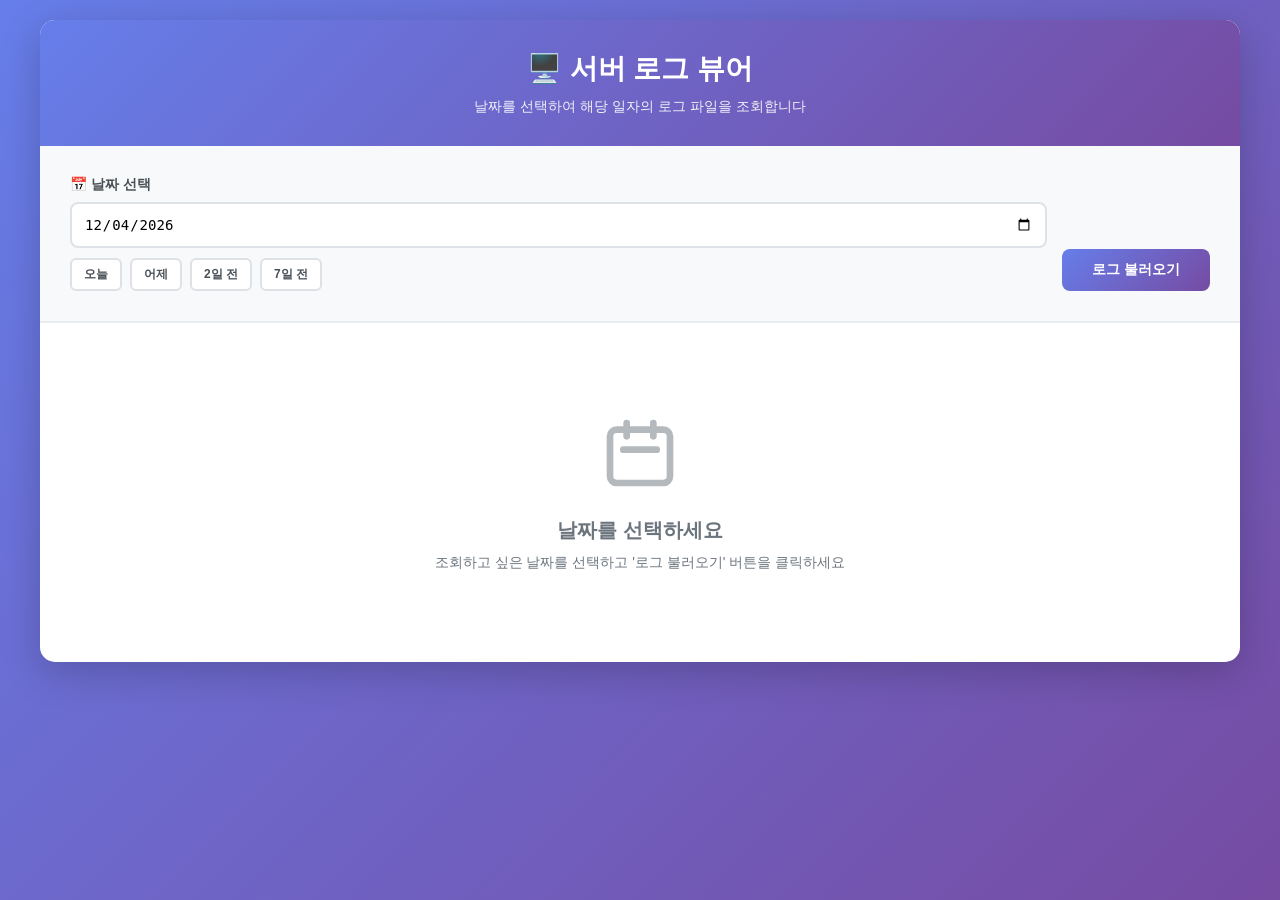
<file: static/logviewer.html>
<!DOCTYPE html>
<html lang="ko">
<head>
    <meta charset="UTF-8">
    <meta name="viewport" content="width=device-width, initial-scale=1.0">
    <title>서버 로그 뷰어</title>
    <link rel="stylesheet" href="web/logviewer.css">
</head>
<body>
    <div class="container">
        <div class="header">
            <h1>🖥️ 서버 로그 뷰어</h1>
            <p>날짜를 선택하여 해당 일자의 로그 파일을 조회합니다</p>
        </div>

        <div class="controls">
            <div class="control-group">
                <label>📅 날짜 선택</label>
                <input type="date" id="dateInput" max="2099-12-31">
                <div class="quick-dates">
                    <button class="quick-date-btn" onclick="setQuickDate(0)">오늘</button>
                    <button class="quick-date-btn" onclick="setQuickDate(1)">어제</button>
                    <button class="quick-date-btn" onclick="setQuickDate(2)">2일 전</button>
                    <button class="quick-date-btn" onclick="setQuickDate(7)">7일 전</button>
                </div>
            </div>
            <button id="loadBtn" onclick="loadLogFile()">로그 불러오기</button>
        </div>

        <div class="content">
            <div id="emptyState" class="empty-state">
                <svg fill="none" stroke="currentColor" viewBox="0 0 24 24">
                    <path stroke-linecap="round" stroke-linejoin="round" stroke-width="2" d="M8 7V3m8 4V3m-9 8h10M5 21h14a2 2 0 002-2V7a2 2 0 00-2-2H5a2 2 0 00-2 2v12a2 2 0 002 2z"></path>
                </svg>
                <h3>날짜를 선택하세요</h3>
                <p>조회하고 싶은 날짜를 선택하고 '로그 불러오기' 버튼을 클릭하세요</p>
            </div>

            <div id="loadingState" class="loading" style="display: none;">
                <div class="loading-spinner"></div>
                <p>로그 파일을 불러오는 중...</p>
            </div>

            <div id="logContent" style="display: none;">
                <div class="filter-section">
                    <label style="margin-bottom: 10px;">🔍 로그 레벨 필터</label>
                    <div class="filter-buttons">
                        <button class="filter-btn active" onclick="filterLogs('all')">전체</button>
                        <button class="filter-btn" onclick="filterLogs('error')">❌ ERROR</button>
                        <button class="filter-btn" onclick="filterLogs('warning')">⚠️ WARNING</button>
                        <button class="filter-btn" onclick="filterLogs('info')">ℹ️ INFO</button>
                        <button class="filter-btn" onclick="filterLogs('success')">✅ SUCCESS</button>
                        <input type="text" class="filter-btn" id="filter-text" placeholder="텍스트 필터링" oninput="
                            const filterText = this.value.toLowerCase();
                            document.querySelectorAll('.log-line').forEach(line => {
                                line.style.display = line.textContent.toLowerCase().includes(filterText) ? 'block' : 'none';
                            });
                        " placeholder="텍스트 필터링">
                    </div>
                </div>

                <div class="stats">
                    <div class="stat-box">
                        <div class="number" id="totalLines">0</div>
                        <div class="label">총 라인 수</div>
                    </div>
                    <div class="stat-box">
                        <div class="number" id="errorCount">0</div>
                        <div class="label">에러</div>
                    </div>
                    <div class="stat-box">
                        <div class="number" id="warningCount">0</div>
                        <div class="label">경고</div>
                    </div>
                    <div class="stat-box">
                        <div class="number" id="userCheckCount">0</div>
                        <div class="label">체크</div>
                    </div>
                </div>

                <div class="log-info">
                    <p><strong>파일명:</strong> <span id="fileName">-</span></p>
                    <p><strong>로드 시간:</strong> <span id="loadTime">-</span></p>
                </div>

                <div class="log-viewer" id="logViewer"></div>
            </div>
        </div>
    </div>

    <script>
        let currentFilter = 'all';
        let allLogLines = [];

        // 페이지 로드 시 오늘 날짜로 초기화
        window.addEventListener('DOMContentLoaded', () => {
            const today = new Date();
            document.getElementById('dateInput').valueAsDate = today;
            
            // 오늘 날짜의 최대값 설정
            const maxDate = today.toISOString().split('T')[0];
            document.getElementById('dateInput').max = maxDate;
        });

        // 빠른 날짜 선택
        function setQuickDate(daysAgo) {
            const date = new Date();
            date.setDate(date.getDate() - daysAgo);
            document.getElementById('dateInput').valueAsDate = date;
        }

        async function loadLogFile() {
            const dateInput = document.getElementById('dateInput');
            
            if (!dateInput.value) {
                alert('날짜를 선택해주세요.');
                return;
            }

            const selectedDate = dateInput.value; // YYYY-MM-DD 형식
            const filename = `api_${selectedDate}.log`;

            showLoading();
            
            try {
                // 서버에서 로그 파일 내용 가져오기
                console.log(`read log : {filename}`)
                const response = await fetch(`/logs/${filename}`);
                if (!response.ok) {
                    if (response.status === 404) {
                        throw new Error('해당 날짜의 로그 파일이 존재하지 않습니다.');
                    }
                    throw new Error('로그 파일을 읽을 수 없습니다.');
                }
                
                const data = await response.json();
                displayLogContent(data.result, filename, data.size);
                
            } catch (error) {
                console.error('로그 파일 로드 실패:', error);
                showError(error.message);
            }
        }

        function displayLogContent(content, filename, size) {
            document.getElementById('emptyState').style.display = 'none';
            document.getElementById('loadingState').style.display = 'none';
            document.getElementById('logContent').style.display = 'block';
            
            document.getElementById('fileName').textContent = filename;
            document.getElementById('loadTime').textContent = new Date().toLocaleString('ko-KR');
            // document.getElementById('fileSize').textContent = (size / 1024).toFixed(2) + ' KB';
            
            const lines = content.split('\n');
            allLogLines = lines;
            allLogLines.reverse();
            
            let errorCount = 0;
            let warningCount = 0;
            let userCheckCount = 0; // 사용자 체크 사항 400 대 에러 코드 확인용
            
            lines.forEach(line => {
                if(line.toLowerCase().includes('response: status=4')) userCheckCount ++;
                if (line.toLowerCase().includes('error') || line.toLowerCase().includes('exception')) {
                    errorCount++;
                } else if (line.toLowerCase().includes('warning') || line.toLowerCase().includes('warn')) {
                    warningCount++;
                }
            });
            
            document.getElementById('totalLines').textContent = lines.length.toLocaleString();
            document.getElementById('errorCount').textContent = errorCount.toLocaleString();
            document.getElementById('warningCount').textContent = warningCount.toLocaleString();
            document.getElementById('userCheckCount').textContent = userCheckCount.toLocaleString();
            
            currentFilter = 'all';
            document.querySelectorAll('.filter-btn').forEach(btn => btn.classList.remove('active'));
            document.querySelector('.filter-btn').classList.add('active');
            
            renderLogLines(lines);
        }

        function renderLogLines(lines) {
            const logViewer = document.getElementById('logViewer');
            logViewer.innerHTML = '';
            
            lines.forEach((line, index) => {
                const div = document.createElement('div');
                div.className = 'log-line';
                div.dataset.index = index;
                
                const lineLower = line.toLowerCase();
                if(lineLower.includes('response: status=4')){
                    div.className += ' log-user-check';
                    div.dataset.level = 'check';
                }
                else if (lineLower.includes('error') || lineLower.includes('exception')) {
                    div.className += ' log-error';
                    div.dataset.level = 'error';
                } else if (lineLower.includes('warning') || lineLower.includes('warn')) {
                    div.className += ' log-warning';
                    div.dataset.level = 'warning';
                } else if (lineLower.includes('info')) {
                    div.className += ' log-info-line';
                    div.dataset.level = 'info';
                } else if (lineLower.includes('success') || lineLower.includes('complete')) {
                    div.className += ' log-success';
                    div.dataset.level = 'success';
                } else {
                    div.dataset.level = 'other';
                }
                
                div.textContent = line || ' ';
                logViewer.appendChild(div);
            });
        }

        function filterLogs(level) {
            currentFilter = level;
            
            document.querySelectorAll('.filter-btn').forEach(btn => {
                btn.classList.remove('active');
            });
            event.target.classList.add('active');
            
            const logLines = document.querySelectorAll('.log-line');
            
            logLines.forEach(line => {
                if (level === 'all') {
                    line.style.display = 'block';
                } else {
                    line.style.display = line.dataset.level === level ? 'block' : 'none';
                }
            });
        }

        function showLoading() {
            document.getElementById('emptyState').style.display = 'none';
            document.getElementById('logContent').style.display = 'none';
            document.getElementById('loadingState').style.display = 'block';
        }

        function showError(message) {
            document.getElementById('loadingState').style.display = 'none';
            document.getElementById('logContent').style.display = 'none';
            
            const emptyState = document.getElementById('emptyState');
            emptyState.innerHTML = `
                <svg fill="none" stroke="currentColor" viewBox="0 0 24 24" style="width: 80px; height: 80px; margin-bottom: 20px; opacity: 0.5; color: #f44336;">
                    <path stroke-linecap="round" stroke-linejoin="round" stroke-width="2" d="M12 8v4m0 4h.01M21 12a9 9 0 11-18 0 9 9 0 0118 0z"></path>
                </svg>
                <h3 style="color: #f44336; margin-bottom: 10px;">⚠️ 오류 발생</h3>
                <p style="color: #c62828;">${message}</p>
                <button onclick="location.reload()" style="margin-top: 20px; padding: 10px 20px;">다시 시도</button>
            `;
            emptyState.style.display = 'block';
        }

        // Enter 키로 로그 불러오기
        document.getElementById('dateInput').addEventListener('keypress', (e) => {
            if (e.key === 'Enter') {
                loadLogFile();
            }
        });
    </script>
</body>
</html>
</file>
<file: static/web/logviewer.css>
* {
    margin: 0;
    padding: 0;
    box-sizing: border-box;
}

body {
    font-family: 'Segoe UI', Tahoma, Geneva, Verdana, sans-serif;
    background: linear-gradient(135deg, #667eea 0%, #764ba2 100%);
    min-height: 100vh;
    padding: 20px;
}

.container {
    max-width: 1200px;
    margin: 0 auto;
    background: white;
    border-radius: 15px;
    box-shadow: 0 10px 40px rgba(0,0,0,0.2);
    overflow: hidden;
}

.header {
    background: linear-gradient(135deg, #667eea 0%, #764ba2 100%);
    color: white;
    padding: 30px;
    text-align: center;
}

.header h1 {
    font-size: 28px;
    margin-bottom: 10px;
}

.header p {
    opacity: 0.9;
    font-size: 14px;
}

.controls {
    padding: 30px;
    background: #f8f9fa;
    border-bottom: 2px solid #e9ecef;
    display: flex;
    gap: 15px;
    align-items: end;
}

.control-group {
    flex: 1;
}

label {
    display: block;
    margin-bottom: 8px;
    font-weight: 600;
    color: #495057;
    font-size: 14px;
}

input[type="date"] {
    width: 100%;
    padding: 12px;
    border: 2px solid #dee2e6;
    border-radius: 8px;
    font-size: 14px;
    background: white;
    cursor: pointer;
    transition: all 0.3s;
}

input[type="date"]:hover {
    border-color: #667eea;
}

input[type="date"]:focus {
    outline: none;
    border-color: #667eea;
    box-shadow: 0 0 0 3px rgba(102, 126, 234, 0.1);
}

button {
    padding: 12px 30px;
    background: linear-gradient(135deg, #667eea 0%, #764ba2 100%);
    color: white;
    border: none;
    border-radius: 8px;
    font-size: 14px;
    font-weight: 600;
    cursor: pointer;
    transition: all 0.3s;
}

button:hover {
    transform: translateY(-2px);
    box-shadow: 0 5px 15px rgba(102, 126, 234, 0.4);
}

button:active {
    transform: translateY(0);
}

button:disabled {
    opacity: 0.6;
    cursor: not-allowed;
    transform: none;
}

.quick-dates {
    display: flex;
    gap: 8px;
    flex-wrap: wrap;
    margin-top: 10px;
}

.quick-date-btn {
    padding: 6px 12px;
    background: white;
    border: 2px solid #dee2e6;
    border-radius: 6px;
    font-size: 12px;
    cursor: pointer;
    transition: all 0.3s;
    color: #495057;
}

.quick-date-btn:hover {
    border-color: #667eea;
    color: #667eea;
}

.content {
    padding: 30px;
}

.log-info {
    background: #e7f3ff;
    border-left: 4px solid #667eea;
    padding: 15px;
    margin-bottom: 20px;
    border-radius: 5px;
}

.log-info p {
    margin: 5px 0;
    font-size: 14px;
    color: #495057;
}

.log-viewer {
    background: #1e1e1e;
    color: #d4d4d4;
    padding: 20px;
    border-radius: 8px;
    font-family: 'Courier New', Courier, monospace;
    font-size: 13px;
    line-height: 1.6;
    max-height: 500px;
    overflow-y: auto;
    white-space: pre-wrap;
    word-wrap: break-word;
}

.log-viewer::-webkit-scrollbar {
    width: 10px;
}

.log-viewer::-webkit-scrollbar-track {
    background: #2d2d2d;
    border-radius: 5px;
}

.log-viewer::-webkit-scrollbar-thumb {
    background: #667eea;
    border-radius: 5px;
}

.log-line {
    margin: 2px 0;
}

.log-error {
    color: #f48771;
}

.log-warning {
    color: #dcdcaa;
}

.log-user-check{
    color: #e0b832;
}

.log-info-line {
    color: #4fc3f7;
}

.log-success {
    color: #a5d6a7;
}

.empty-state {
    text-align: center;
    padding: 60px 20px;
    color: #6c757d;
}

.empty-state svg {
    width: 80px;
    height: 80px;
    margin-bottom: 20px;
    opacity: 0.5;
}

.empty-state h3 {
    margin-bottom: 10px;
    font-size: 20px;
}

.empty-state p {
    font-size: 14px;
}

.stats {
    display: flex;
    gap: 15px;
    margin-bottom: 20px;
}

.stat-box {
    flex: 1;
    background: #f8f9fa;
    padding: 15px;
    border-radius: 8px;
    text-align: center;
}

.stat-box .number {
    font-size: 24px;
    font-weight: bold;
    color: #667eea;
}

.stat-box .label {
    font-size: 12px;
    color: #6c757d;
    margin-top: 5px;
}

.loading {
    text-align: center;
    padding: 40px;
    color: #667eea;
}

.loading-spinner {
    border: 3px solid #f3f3f3;
    border-top: 3px solid #667eea;
    border-radius: 50%;
    width: 40px;
    height: 40px;
    animation: spin 1s linear infinite;
    margin: 0 auto 15px;
}

@keyframes spin {
    0% { transform: rotate(0deg); }
    100% { transform: rotate(360deg); }
}

.error-message {
    background: #fee;
    border-left: 4px solid #f44336;
    padding: 15px;
    margin-bottom: 20px;
    border-radius: 5px;
    color: #c62828;
}

.filter-section {
    background: #f8f9fa;
    padding: 15px;
    border-radius: 8px;
    margin-bottom: 20px;
}

.filter-buttons {
    display: flex;
    gap: 10px;
    flex-wrap: wrap;
}

.filter-btn {
    padding: 8px 16px;
    background: gray;
    border: 2px solid #dee2e6;
    border-radius: 6px;
    font-size: 13px;
    cursor: pointer;
    transition: all 0.3s;
}

.filter-btn.active {
    background: #667eea;
    color: white;
    border-color: #667eea;
}

.filter-btn:hover {
    border-color: #667eea;
}
</file>
